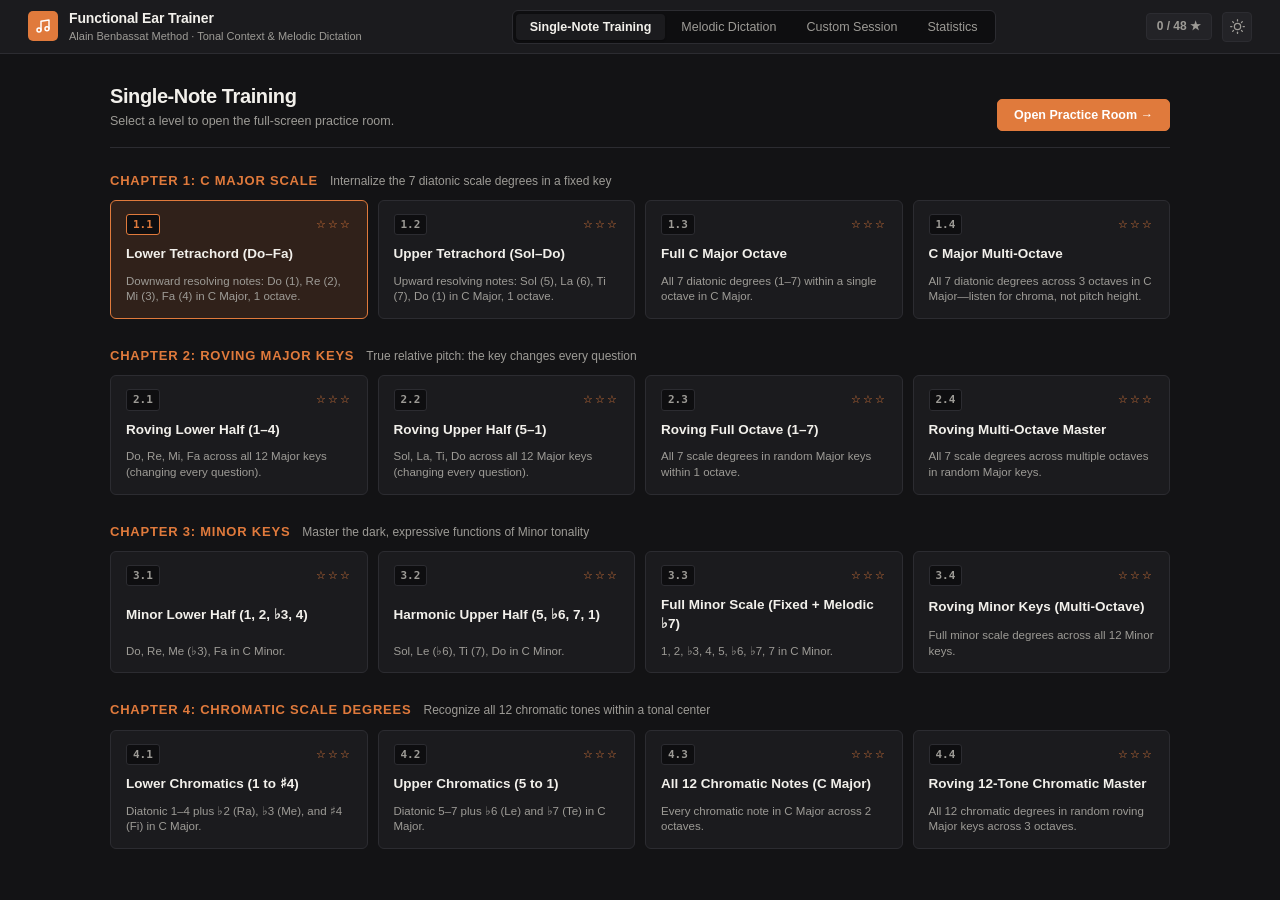
<file: app/index.html>
<!DOCTYPE html>
<html lang="en">
<head>
  <meta charset="UTF-8" />
  <meta name="viewport" content="width=device-width, initial-scale=1.0" />
  <title>Functional Ear Trainer</title>
  <link rel="stylesheet" href="styles.css" />
</head>
<body>
  <div class="app-root">
    <!-- SCREEN 1: HOME / CURRICULUM & MODE HUB -->
    <div class="screen-hub" id="screen-hub">
      <header class="hub-header">
        <div class="hub-brand">
          <div class="brand-mark" aria-hidden="true">
            <svg width="16" height="16" viewBox="0 0 24 24" fill="none" stroke="currentColor" stroke-width="2.2" stroke-linecap="round" stroke-linejoin="round">
              <path d="M9 18V5l12-2v13"></path>
              <circle cx="6" cy="18" r="3"></circle>
              <circle cx="18" cy="16" r="3"></circle>
            </svg>
          </div>
          <div>
            <div class="brand-name">Functional Ear Trainer</div>
            <div class="brand-meta">Alain Benbassat Method · Tonal Context &amp; Melodic Dictation</div>
          </div>
        </div>

        <nav class="hub-nav" role="tablist">
          <button class="hub-tab active" data-mode="single" id="tab-single">Single-Note Training</button>
          <button class="hub-tab" data-mode="melodic" id="tab-melodic">Melodic Dictation</button>
          <button class="hub-tab" data-mode="custom" id="tab-custom">Custom Session</button>
          <button class="hub-tab" data-mode="stats" id="tab-stats">Statistics</button>
        </nav>

        <div class="hub-actions">
          <span class="hub-progress-summary" id="sidebar-completion-badge">0 / 48</span>
          <button class="btn-icon-only" id="theme-toggle-btn" title="Toggle Light/Dark Appearance">
            <svg width="15" height="15" viewBox="0 0 24 24" fill="none" stroke="currentColor" stroke-width="2" stroke-linecap="round" stroke-linejoin="round">
              <circle cx="12" cy="12" r="5"></circle>
              <line x1="12" y1="1" x2="12" y2="3"></line>
              <line x1="12" y1="21" x2="12" y2="23"></line>
              <line x1="4.22" y1="4.22" x2="5.64" y2="5.64"></line>
              <line x1="18.36" y1="18.36" x2="19.78" y2="19.78"></line>
              <line x1="1" y1="12" x2="3" y2="12"></line>
              <line x1="21" y1="12" x2="23" y2="12"></line>
              <line x1="4.22" y1="19.78" x2="5.64" y2="18.36"></line>
              <line x1="18.36" y1="5.64" x2="19.78" y2="4.22"></line>
            </svg>
          </button>
        </div>
      </header>

      <main class="hub-body">
        <!-- Curriculum Browser (Single-Note & Melodic Dictation) -->
        <section class="hub-section" id="hub-curriculum-section">
          <div class="hub-section-bar">
            <div>
              <h1 class="hub-section-title" id="sidebar-mode-heading">Single-Note Curriculum</h1>
              <p class="hub-section-sub" id="hub-section-sub">Select a level to enter the full-screen practice room.</p>
            </div>
            <button class="btn-solid" id="btn-resume-active-level">
              Open Practice Room →
            </button>
          </div>
          <div class="curriculum-chapters" id="curriculum-list"></div>
        </section>
        <!-- Custom Session Builder -->
        <section class="hub-section hidden" id="view-custom">
          <div class="hub-section-bar">
            <div>
              <h1 class="hub-section-title">Custom Practice Session</h1>
              <p class="hub-section-sub">Configure scale degrees, tonal center behavior, octave span, and dictation phrase length.</p>
            </div>
            <button class="btn-solid" id="btn-launch-custom">Start Custom Session →</button>
          </div>

          <div class="custom-grid">
            <div class="custom-panel saved-sessions-panel">
              <div class="panel-label">Saved Sessions</div>
              <div class="saved-session-save-row">
                <input type="text" id="saved-session-name" placeholder="Name this setup (e.g. Minor 3rds, Roving)" maxlength="60" />
                <button class="btn-solid" id="btn-save-session">Save Current Setup</button>
              </div>
              <div id="saved-sessions-list" class="saved-sessions-list"></div>
            </div>
            <div class="custom-panel">
              <div class="panel-label">01 / Exercise &amp; Tonality</div>
              <div class="field-row">
                <label for="cust-exercise-type">Exercise Mode</label>
                <select id="cust-exercise-type">
                  <option value="single">Single-Note Functional</option>
                  <option value="melodic">Melodic Dictation (Note Sequence)</option>
                </select>
              </div>
              <div class="field-row">
                <label for="cust-mode">Scale Tonality</label>
                <select id="cust-mode">
                  <option value="major">Major (I – IV – V7 – I)</option>
                  <option value="minor">Minor (i – iv – V7 – i)</option>
                </select>
              </div>
              <div class="field-row">
                <label for="cust-key-mode">Key Center</label>
                <select id="cust-key-mode">
                  <option value="fixed">Fixed Key</option>
                  <option value="roving">Roving Key (Changes Every Question)</option>
                </select>
              </div>
              <div class="field-row" id="cust-fixed-key-row">
                <label for="cust-fixed-key">Root Key</label>
                <select id="cust-fixed-key">
                  <option value="0">C</option>
                  <option value="1">D♭ / C♯</option>
                  <option value="2">D</option>
                  <option value="3">E♭</option>
                  <option value="4">E</option>
                  <option value="5">F</option>
                  <option value="6">G♭ / F♯</option>
                  <option value="7">G</option>
                  <option value="8">A♭</option>
                  <option value="9">A</option>
                  <option value="10">B♭</option>
                  <option value="11">B</option>
                </select>
              </div>
              <div class="field-row">
                <label for="cust-octaves">Octave Range</label>
                <select id="cust-octaves">
                  <option value="1">1 Octave (Middle Register)</option>
                  <option value="2" selected>2 Octaves</option>
                  <option value="3">3 Octaves (Wide Range)</option>
                </select>
              </div>
              <div class="field-row">
                <label for="cust-questions">Session Length</label>
                <select id="cust-questions">
                  <option value="15">15 Questions</option>
                  <option value="25" selected>25 Questions</option>
                  <option value="40">40 Questions</option>
                  <option value="999">Endless (∞)</option>
                </select>
              </div>
            </div>
            <div class="custom-panel">
              <div class="panel-label">02 / Melodic Dictation &amp; Timing</div>
              <div class="field-row">
                <label for="cust-seq-len">Phrase Length: <strong id="cust-seq-len-val">4 Notes</strong></label>
                <input type="range" id="cust-seq-len" min="2" max="8" value="4" />
              </div>
              <div class="field-row">
                <label for="cust-bpm">Dictation Tempo: <strong id="cust-bpm-val">110 BPM</strong></label>
                <input type="range" id="cust-bpm" min="60" max="180" step="5" value="110" />
              </div>
              <div class="field-row">
                <label for="cust-max-leap">Max Interval Leap</label>
                <select id="cust-max-leap">
                  <option value="4">Stepwise &amp; Thirds (≤ 4 semitones)</option>
                  <option value="7" selected>Musical Phrases (≤ Perfect 5th)</option>
                  <option value="12">Wide Leaps (≤ 1 Octave)</option>
                </select>
              </div>
              <div class="field-row">
                <label for="cust-cadence-type">Cadence Voicing</label>
                <select id="cust-cadence-type">
                  <option value="full">Full I – IV – V7 – I Cadence</option>
                  <option value="tonic-only">Single Tonic Chord Only</option>
                </select>
              </div>
            </div>
          </div>

          <div class="custom-panel">
            <div class="custom-degrees-top">
              <div class="panel-label">03 / Active Scale Degrees</div>
              <div class="preset-bar">
                <button class="btn-chip" data-preset="lower">Lower (1–4)</button>
                <button class="btn-chip" data-preset="upper">Upper (5–1)</button>
                <button class="btn-chip" data-preset="triad">Triad (1,3,5)</button>
                <button class="btn-chip" data-preset="penta">Pentatonic</button>
                <button class="btn-chip" data-preset="major">All 7 Major</button>
                <button class="btn-chip" data-preset="minor">Minor</button>
                <button class="btn-chip" data-preset="chromatic">All 12 Chromatic</button>
              </div>
            </div>
            <div class="custom-degree-toggles" id="custom-degree-toggles"></div>
          </div>
        </section>

        <!-- Statistics -->
        <section class="hub-section hidden" id="view-stats">
          <div class="hub-section-bar">
            <div>
              <h1 class="hub-section-title">Statistics &amp; Per-Degree Mastery</h1>
              <p class="hub-section-sub">Track which scale degrees are locked into your intuition and which need work.</p>
            </div>
            <div class="stats-bar-actions">
              <span id="stat-export-status" class="stats-export-status"></span>
              <button class="btn-solid" id="btn-export-log">Export Detailed Log</button>
            </div>
          </div>

          <div class="stats-kpi-grid">
            <div class="kpi-card">
              <span class="kpi-label">Total Questions</span>
              <span class="kpi-value" id="stat-total-questions">0</span>
            </div>
            <div class="kpi-card">
              <span class="kpi-label">Overall Accuracy</span>
              <span class="kpi-value ok" id="stat-overall-accuracy">0%</span>
            </div>
            <div class="kpi-card">
              <span class="kpi-label">Best Streak</span>
              <span class="kpi-value accent" id="stat-best-streak">0</span>
            </div>
            <div class="kpi-card">
              <span class="kpi-label">Stars Earned</span>
              <span class="kpi-value accent" id="stat-total-stars">0</span>
            </div>
          </div>

          <div class="custom-panel">
            <div class="panel-label">Accuracy by Scale Degree</div>
            <div class="degree-bars-grid" id="degree-bars-grid"></div>
          </div>

          <div class="custom-panel">
            <div class="panel-label">Recent Sessions</div>
            <div class="history-table-wrap">
              <table class="history-table">
                <thead>
                  <tr><th>Date</th><th>Mode</th><th>Level</th><th>Questions</th><th>Accuracy</th><th>Stars</th></tr>
                </thead>
                <tbody id="session-history-tbody"></tbody>
              </table>
            </div>
          </div>

          <div class="stats-footer">
            <span class="stats-footer-note">Clearing removes all statistics, session history, and the detailed log.</span>
            <button class="btn-danger" id="btn-reset-stats">Clear All Statistics</button>
          </div>
        </section>
      </main>
    </div>

    <!-- =====================================================================
         SCREEN 2: FULL-SCREEN PRACTICE ROOM
         ===================================================================== -->
    <div class="screen-practice hidden" id="screen-practice">
      <header class="practice-topbar">
        <div class="practice-progress-line" id="practice-progress-line"></div>

        <div class="practice-nav-left">
          <button class="btn-back-hub" id="btn-back-hub">
            <svg width="12" height="12" viewBox="0 0 24 24" fill="none" stroke="currentColor" stroke-width="2.4" stroke-linecap="round" stroke-linejoin="round"><line x1="19" y1="12" x2="5" y2="12"></line><polyline points="12 19 5 12 12 5"></polyline></svg>
            Levels
          </button>
          <div class="practice-level-tag">
            <span class="practice-level-code" id="active-level-code">1.1</span>
            <span class="practice-level-title" id="active-level-title">Lower Tetrachord</span>
          </div>
        </div>

        <div class="practice-telemetry">
          <div class="telemetry-item"><span class="telemetry-key">Key</span><span class="telemetry-val accent" id="metric-key">C Major</span></div>
          <div class="telemetry-item"><span class="telemetry-key">Progress</span><span class="telemetry-val" id="metric-progress">0 / 20</span></div>
          <div class="telemetry-item"><span class="telemetry-key">Accuracy</span><span class="telemetry-val ok" id="metric-accuracy">100%</span></div>
          <div class="telemetry-item"><span class="telemetry-key">Streak</span><span class="telemetry-val" id="metric-streak">0</span></div>
        </div>

        <div class="practice-actions-right">
          <button class="btn-utility" id="handsfree-toggle-btn">
            <svg width="12" height="12" viewBox="0 0 24 24" fill="none" stroke="currentColor" stroke-width="2" stroke-linecap="round" stroke-linejoin="round"><path d="M3 18v-6a9 9 0 0 1 18 0v6"></path><path d="M21 19a2 2 0 0 1-2 2h-1a2 2 0 0 1-2-2v-3a2 2 0 0 1 2-2h3zM3 19a2 2 0 0 0 2 2h1a2 2 0 0 0 2-2v-3a2 2 0 0 0-2-2H3z"></path></svg>
            <span id="handsfree-status">Hands-Free</span>
          </button>
          <button class="btn-utility" id="settings-toggle-btn" title="Audio &amp; Display Settings">
            <svg width="12" height="12" viewBox="0 0 24 24" fill="none" stroke="currentColor" stroke-width="2" stroke-linecap="round" stroke-linejoin="round"><line x1="4" y1="21" x2="4" y2="14"></line><line x1="4" y1="10" x2="4" y2="3"></line><line x1="12" y1="21" x2="12" y2="12"></line><line x1="12" y1="8" x2="12" y2="3"></line><line x1="20" y1="21" x2="20" y2="16"></line><line x1="20" y1="12" x2="20" y2="3"></line><line x1="1" y1="14" x2="7" y2="14"></line><line x1="9" y1="8" x2="15" y2="8"></line><line x1="17" y1="16" x2="23" y2="16"></line></svg>
            Settings
          </button>

          <div class="settings-popover hidden" id="settings-popover">
            <div class="popover-row">
              <span>Instrument</span>
              <select id="instrument-select">
                <option value="grand-piano">Concert Grand Piano (Synth)</option>
                <option value="waf-fluid">WebAudioFont Grand (FluidR3)</option>
                <option value="waf-jclive" selected>WebAudioFont Grand (JCLive)</option>
                <option value="piano-samples">Recorded Grand Piano (Samples)</option>
                <option value="electric-piano">Warm Rhodes EP</option>
                <option value="classical-pluck">Concert Harp / Guitar</option>
                <option value="warm-pad">Warm Strings Pad</option>
              </select>
            </div>
            <div class="popover-row">
              <span>Key Labels</span>
              <select id="label-mode-select">
                <option value="both">1 / Do (Both)</option>
                <option value="degree">Scale Degrees (1, 2, 3…)</option>
                <option value="solfege">Solfège (Do, Re, Mi…)</option>
                <option value="note">Note Names (C, D, E…)</option>
              </select>
            </div>
            <div class="popover-row">
              <span>Volume</span>
              <input type="range" id="volume-slider" min="0" max="100" value="82" />
            </div>
            <div class="popover-row">
              <span>Cadence Speed</span>
              <div class="popover-range-wrap">
                <input type="range" id="cadence-speed-slider" min="40" max="160" step="5" value="70" />
                <strong class="popover-range-val" id="cadence-speed-val">70%</strong>
              </div>
            </div>
            <div class="popover-row">
              <span>Resolution Speed</span>
              <div class="popover-range-wrap">
                <input type="range" id="resolution-speed-slider" min="40" max="160" step="5" value="100" />
                <strong class="popover-range-val" id="resolution-speed-val">100%</strong>
              </div>
            </div>
            <div class="popover-row">
              <span>Gap After Note</span>
              <div class="popover-range-wrap">
                <input type="range" id="note-gap-slider" min="0" max="2" step="0.05" value="0.55" />
                <strong class="popover-range-val" id="note-gap-val">0.55s</strong>
              </div>
            </div>
            <div class="popover-row">
              <span>Hands-Free Pause</span>
              <div class="popover-range-wrap">
                <input type="range" id="handsfree-pause-slider" min="0.5" max="8" step="0.5" value="1.5" />
                <strong class="popover-range-val" id="handsfree-pause-val">1.5s</strong>
              </div>
            </div>
            <div class="popover-row">
              <span>Auto-Advance Delay</span>
              <div class="popover-range-wrap">
                <input type="range" id="auto-advance-slider" min="0" max="2" step="0.05" value="0.3" />
                <strong class="popover-range-val" id="auto-advance-val">0.3s</strong>
              </div>
            </div>
            <div class="popover-divider"></div>
            <label class="popover-check">
              <input type="checkbox" id="chk-auto-advance" checked /> Auto-advance to next question
            </label>
            <label class="popover-check">
              <input type="checkbox" id="chk-resolve-on-correct" checked /> Play resolution on correct answer
            </label>
            <label class="popover-check">
              <input type="checkbox" id="chk-cadence-always" checked /> Play cadence every question
            </label>
          </div>
        </div>
      </header>
      <main class="practice-stage" id="practice-stage">
        <!-- Single-Note Functional Stage -->
        <div class="single-note-stage" id="single-note-stage">
          <div class="status-readout" id="status-readout">
            <div class="status-headline" id="orb-main-label">Ready</div>
            <div class="status-subline" id="orb-sub-label">Press Start or Enter</div>
          </div>
          <div class="resolution-header-row">
            <span id="resolution-caption">Functional Gravity · Lower half (1–4) resolves DOWN to Do · Upper half (5–7) resolves UP to Do</span>
          </div>
          <div class="resolution-nodes" id="resolution-nodes"></div>
        </div>

        <!-- Melodic Dictation Stage -->
        <div class="melodic-stage hidden" id="melodic-stage">
          <div class="melodic-stage-header">
            <span id="melodic-prompt-status">Listen to the cadence and melodic string, then identify each note in order.</span>
            <span class="melodic-meta-badge" id="melodic-meta-badge">4 Notes · 110 BPM</span>
          </div>
          <div class="melodic-slots-wrapper">
            <svg class="melodic-contour-svg" id="melodic-contour-svg" preserveAspectRatio="none"></svg>
            <div class="melodic-slots-row" id="melodic-slots-row"></div>
          </div>
        </div>

        <!-- Transport Controls -->
        <div class="transport-bar">
          <button class="btn-solid" id="btn-start-next">▶ Start</button>
          <button class="btn-transport" id="btn-replay-note" disabled>↻ <span id="replay-note-label">Repeat Note</span> <kbd>Space</kbd></button>
          <button class="btn-transport" id="btn-replay-cadence" disabled>Cadence + Note <kbd>C</kbd></button>
          <button class="btn-transport" id="btn-hint-resolve" disabled>Resolution Hint <kbd>H</kbd></button>
          <button class="btn-transport" id="btn-restart-session">Reset</button>
        </div>
      </main>

      <div class="keybed-dock">
        <div class="functional-piano">
          <div class="piano-black-row" id="piano-black-row"></div>
          <div class="piano-white-row" id="piano-white-row"></div>
        </div>
      </div>
    </div>

    <!-- Level Complete Modal -->
    <div class="modal-backdrop hidden" id="level-complete-modal">
      <div class="modal-card">
        <div class="modal-stars" id="modal-stars">★★★</div>
        <h2 id="modal-title">Level Complete!</h2>
        <p id="modal-subtitle">Great tonal focus on this level.</p>
        <div class="modal-stats-row">
          <div class="modal-stat">
            <span>Accuracy</span>
            <strong id="modal-accuracy">95%</strong>
          </div>
          <div class="modal-stat">
            <span>Best Streak</span>
            <strong id="modal-streak">14</strong>
          </div>
        </div>
        <div class="modal-actions">
          <button class="btn-transport" id="modal-btn-retry">↺ Retry Level</button>
          <button class="btn-solid" id="modal-btn-next">Next Level →</button>
        </div>
      </div>
    </div>
  </div>

  <script src="curriculum.js"></script>
  <script src="vendor/webaudiofont/WebAudioFontPlayer.js"></script>
  <script src="vendor/webaudiofont/0000_FluidR3_GM_sf2_file.js"></script>
  <script src="vendor/webaudiofont/0000_JCLive_sf2_file.js"></script>
  <script src="vendor/samples/acoustic_grand_piano-ogg.js"></script>
  <script src="audio-engine.js"></script>
  <script src="app.js"></script>
</body>
</html>
</file>
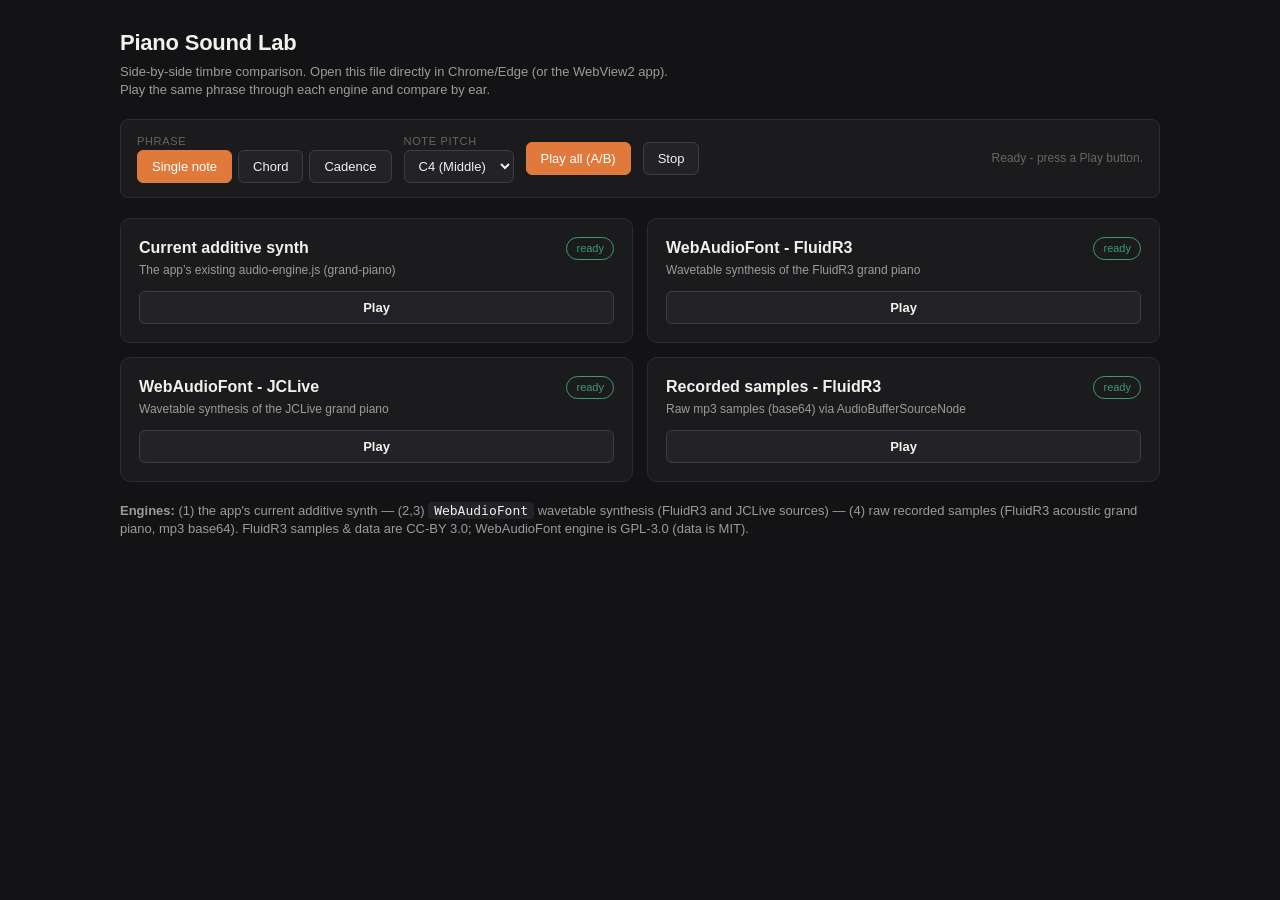
<file: app/proto/index.html>
<!DOCTYPE html>
<html lang="en">
<head>
  <meta charset="UTF-8" />
  <meta name="viewport" content="width=device-width, initial-scale=1.0" />
  <title>Piano Sound Lab - Timbre Comparison</title>
  <style>
    :root {
      --bg: #131315;
      --surface: #1b1b1e;
      --elevated: #232327;
      --border: #2c2c31;
      --border-strong: #3d3d44;
      --text: #f2f0eb;
      --text-2: #9d9b96;
      --text-3: #666560;
      --accent: #e07a3c;
      --ok: #3d9970;
    }
    * { box-sizing: border-box; margin: 0; padding: 0; }
    html, body { height: 100%; }
    body {
      background: var(--bg);
      color: var(--text);
      font-family: 'Segoe UI Variable Text', 'Segoe UI', sans-serif;
      font-size: 14px;
      line-height: 1.4;
      padding: 28px;
      overflow: auto;
      -webkit-font-smoothing: antialiased;
    }
    .wrap { max-width: 1040px; margin: 0 auto; }
    h1 { font-size: 22px; font-weight: 650; letter-spacing: -0.01em; }
    .sub { color: var(--text-2); font-size: 13px; margin-top: 4px; }
    .sub code { color: var(--text); background: var(--elevated); padding: 1px 6px; border-radius: 4px; }

    .controls {
      display: flex;
      flex-wrap: wrap;
      align-items: center;
      gap: 12px;
      margin: 20px 0;
      padding: 14px 16px;
      background: var(--surface);
      border: 1px solid var(--border);
      border-radius: 8px;
    }
    .controls .group-label { color: var(--text-3); font-size: 11px; text-transform: uppercase; letter-spacing: 0.06em; }
    .seg { display: flex; gap: 6px; }
    .seg button, .btn {
      background: var(--elevated);
      border: 1px solid var(--border-strong);
      color: var(--text);
      padding: 8px 14px;
      border-radius: 6px;
      cursor: pointer;
      font-size: 13px;
      font-family: inherit;
      transition: background 0.15s, border-color 0.15s;
    }
    .seg button:hover, .btn:hover { border-color: var(--accent); }
    .seg button.active { background: var(--accent); border-color: var(--accent); color: #fff; }
    select {
      background: var(--elevated);
      border: 1px solid var(--border-strong);
      color: var(--text);
      padding: 7px 10px;
      border-radius: 6px;
      font-size: 13px;
      font-family: inherit;
    }
    .btn-accent { background: var(--accent); border-color: var(--accent); color: #fff; }
    .btn-accent:hover { filter: brightness(1.08); }
    .status-line { margin-left: auto; color: var(--text-3); font-size: 12px; min-width: 180px; text-align: right; }

    .grid { display: grid; grid-template-columns: repeat(2, 1fr); gap: 14px; }
    @media (max-width: 760px) { .grid { grid-template-columns: 1fr; } }

    .card {
      background: var(--surface);
      border: 1px solid var(--border);
      border-radius: 10px;
      padding: 18px;
      display: flex;
      flex-direction: column;
      gap: 12px;
      transition: border-color 0.15s;
    }
    .card.playing { border-color: var(--accent); box-shadow: 0 0 0 1px var(--accent); }
    .card-top { display: flex; align-items: flex-start; justify-content: space-between; gap: 10px; }
    .card-title { font-size: 16px; font-weight: 600; }
    .card-sub { color: var(--text-2); font-size: 12px; margin-top: 3px; }
    .badge {
      font-size: 11px;
      padding: 3px 9px;
      border-radius: 20px;
      border: 1px solid var(--border-strong);
      color: var(--text-2);
      white-space: nowrap;
    }
    .badge.ready { color: var(--ok); border-color: var(--ok); }
    .badge.loading { color: var(--accent); border-color: var(--accent); }
    .card-actions { display: flex; gap: 10px; }
    .card-actions .btn { flex: 1; font-weight: 600; }
    .note { color: var(--text-3); font-size: 11.5px; }
    a { color: var(--accent); }
  </style>
</head>
<body>
  <div class="wrap">
    <h1>Piano Sound Lab</h1>
    <div class="sub">
      Side-by-side timbre comparison. Open this file directly in Chrome/Edge (or the WebView2 app).<br/>
      Play the same phrase through each engine and compare by ear.
    </div>

    <div class="controls">
      <div>
        <div class="group-label">Phrase</div>
        <div class="seg" id="phrase-seg">
          <button data-phrase="note" class="active">Single note</button>
          <button data-phrase="chord">Chord</button>
          <button data-phrase="cadence">Cadence</button>
        </div>
      </div>
      <div>
        <div class="group-label">Note pitch</div>
        <select id="note-select">
          <option value="48">C3</option>
          <option value="60" selected>C4 (Middle)</option>
          <option value="72">C5</option>
          <option value="84">C6</option>
        </select>
      </div>
      <button class="btn btn-accent" id="btn-compare">Play all (A/B)</button>
      <button class="btn" id="btn-stop">Stop</button>
      <div class="status-line" id="status-line">Initializing&hellip;</div>
    </div>

    <div class="grid" id="engine-grid"></div>

    <div class="sub" style="margin-top:20px;">
      <strong>Engines:</strong> (1) the app's current additive synth &mdash; (2,3) <code>WebAudioFont</code> wavetable synthesis
      (FluidR3 and JCLive sources) &mdash; (4) raw recorded samples (FluidR3 acoustic grand piano, mp3 base64).
      FluidR3 samples &amp; data are CC-BY 3.0; WebAudioFont engine is GPL-3.0 (data is MIT).
    </div>
  </div>

  <script src="../audio-engine.js"></script>
  <script src="../vendor/webaudiofont/WebAudioFontPlayer.js"></script>
  <script src="../vendor/webaudiofont/0000_FluidR3_GM_sf2_file.js"></script>
  <script src="../vendor/webaudiofont/0000_JCLive_sf2_file.js"></script>
  <script src="../vendor/samples/acoustic_grand_piano-ogg.js"></script>
  <script src="proto.js"></script>
</body>
</html>
</file>
<file: app/styles.css>
/* ==========================================================================
   Functional Ear Trainer — Matte Studio / Hardware Interface
   Human-crafted neutral carbon palette, crisp 1px hairlines, tactile keybed
   ========================================================================== */

:root {
  --bg-canvas: #131315;
  --bg-surface: #1b1b1e;
  --bg-elevated: #232327;
  --bg-recessed: #0e0e10;
  --border-hairline: #2c2c31;
  --border-strong: #3d3d44;
  --text-primary: #f2f0eb;
  --text-secondary: #9d9b96;
  --text-muted: #666560;
  --accent: #e07a3c;
  --accent-subtle: rgba(224, 122, 60, 0.14);
  --status-ok: #3d9970;
  --status-ok-bg: rgba(61, 153, 112, 0.16);
  --status-err: #d9534f;
  --status-err-bg: rgba(217, 83, 79, 0.16);

  /* Keybed colors */
  --key-white-bg: #e8e5de;
  --key-white-border: #c5c1b8;
  --key-white-text: #18181a;
  --key-white-sub: #63615b;
  --key-black-bg: #222226;
  --key-black-border: #111113;
  --key-black-text: #f2f0eb;
  --key-black-sub: #8c8a84;
  --key-disabled-bg: #1b1b1e;
  --key-disabled-border: #26262b;
  --key-disabled-text: #52514d;
}

body.light-theme {
  --bg-canvas: #f4f2ed;
  --bg-surface: #ffffff;
  --bg-elevated: #eae7e0;
  --bg-recessed: #e2dfd7;
  --border-hairline: #d8d4cb;
  --border-strong: #b8b3a8;
  --text-primary: #18181a;
  --text-secondary: #5c5a55;
  --text-muted: #8c8982;
  --accent: #c85a17;
  --accent-subtle: rgba(200, 90, 23, 0.11);
  --status-ok: #2e855e;
  --status-ok-bg: rgba(46, 133, 94, 0.13);
  --status-err: #c93b37;
  --status-err-bg: rgba(201, 59, 55, 0.13);

  --key-white-bg: #ffffff;
  --key-white-border: #cbc7be;
  --key-white-text: #18181a;
  --key-white-sub: #6e6c66;
  --key-black-bg: #26262a;
  --key-black-border: #141416;
  --key-black-text: #f4f2ed;
  --key-black-sub: #9e9b95;
  --key-disabled-bg: #dedad1;
  --key-disabled-border: #cecac0;
  --key-disabled-text: #9c988f;
}

* {
  box-sizing: border-box;
  margin: 0;
  padding: 0;
  user-select: none;
}

html, body {
  width: 100%;
  height: 100%;
  overflow: hidden;
  background: var(--bg-canvas);
  color: var(--text-primary);
  font-family: 'Segoe UI Variable Text', 'Segoe UI', -apple-system, BlinkMacSystemFont, sans-serif;
  font-size: 13px;
  line-height: 1.4;
  -webkit-font-smoothing: antialiased;
}

.hidden {
  display: none !important;
}

.app-root {
  width: 100vw;
  height: 100vh;
  overflow: hidden;
}

/* ==========================================================================
   SCREEN 1: HOME / CURRICULUM & MODE HUB
   ========================================================================== */
.screen-hub {
  display: grid;
  grid-template-rows: 54px 1fr;
  height: 100vh;
  width: 100vw;
  background: var(--bg-canvas);
}

.hub-header {
  display: flex;
  align-items: center;
  justify-content: space-between;
  padding: 0 28px;
  background: var(--bg-surface);
  border-bottom: 1px solid var(--border-hairline);
}

.hub-brand {
  display: flex;
  align-items: center;
  gap: 11px;
}

.brand-mark {
  width: 30px;
  height: 30px;
  border-radius: 5px;
  background: var(--accent);
  color: #fff;
  display: flex;
  align-items: center;
  justify-content: center;
}

.brand-name {
  font-size: 14px;
  font-weight: 600;
  letter-spacing: -0.01em;
}

.brand-meta {
  font-size: 11px;
  color: var(--text-secondary);
}

.hub-nav {
  display: flex;
  align-items: center;
  gap: 2px;
  background: var(--bg-recessed);
  padding: 3px;
  border-radius: 6px;
  border: 1px solid var(--border-hairline);
}

.hub-tab {
  background: transparent;
  border: none;
  color: var(--text-secondary);
  padding: 6px 14px;
  border-radius: 4px;
  font-size: 12.5px;
  font-weight: 500;
  cursor: pointer;
  transition: color 0.12s ease, background 0.12s ease;
}

.hub-tab:hover {
  color: var(--text-primary);
}

.hub-tab.active {
  background: var(--bg-surface);
  color: var(--text-primary);
  font-weight: 600;
  box-shadow: 0 1px 2px rgba(0, 0, 0, 0.25);
}

.hub-actions {
  display: flex;
  align-items: center;
  gap: 10px;
}

.hub-progress-summary {
  font-variant-numeric: tabular-nums;
  font-size: 12px;
  font-weight: 600;
  color: var(--text-secondary);
  padding: 4px 10px;
  border: 1px solid var(--border-hairline);
  border-radius: 4px;
  background: var(--bg-elevated);
}
.btn-icon-only {
  width: 30px;
  height: 30px;
  border-radius: 4px;
  background: var(--bg-elevated);
  border: 1px solid var(--border-hairline);
  color: var(--text-secondary);
  display: inline-flex;
  align-items: center;
  justify-content: center;
  cursor: pointer;
}

.btn-icon-only:hover {
  color: var(--text-primary);
  border-color: var(--border-strong);
}

.hub-body {
  overflow-y: auto;
  padding: 28px 36px 48px;
}

.hub-section {
  max-width: 1060px;
  margin: 0 auto;
  display: flex;
  flex-direction: column;
  gap: 24px;
}

.hub-section-bar {
  display: flex;
  align-items: flex-end;
  justify-content: space-between;
  padding-bottom: 16px;
  border-bottom: 1px solid var(--border-hairline);
}

.hub-section-title {
  font-size: 20px;
  font-weight: 600;
  letter-spacing: -0.02em;
}

.hub-section-sub {
  font-size: 12.5px;
  color: var(--text-secondary);
  margin-top: 3px;
}

.stats-bar-actions {
  display: flex;
  align-items: center;
  gap: 10px;
}

.stats-export-status {
  font-size: 11px;
  color: var(--text-muted);
  max-width: 340px;
  text-align: right;
  line-height: 1.3;
}

.stats-footer {
  display: flex;
  align-items: center;
  justify-content: flex-end;
  gap: 12px;
  padding-top: 18px;
  margin-top: 18px;
  border-top: 1px solid var(--border-hairline);
}

.stats-footer-note {
  font-size: 11.5px;
  color: var(--text-muted);
  margin-right: auto;
}

.btn-danger {
  background: var(--status-err);
  color: #fff;
  border: 1px solid var(--status-err);
  padding: 8px 16px;
  border-radius: 5px;
  font-size: 12.5px;
  font-weight: 600;
  cursor: pointer;
  transition: filter 0.12s ease, box-shadow 0.12s ease;
}

.btn-danger:hover {
  filter: brightness(1.08);
}

.btn-danger.danger-armed {
  box-shadow: 0 0 0 3px var(--status-err-bg);
  filter: brightness(1.15);
}

/* Curriculum Chapters & Level Grid */
.curriculum-chapters {
  display: flex;
  flex-direction: column;
  gap: 28px;
}

.chapter-block {
  display: flex;
  flex-direction: column;
  gap: 10px;
}

.chapter-header-row {
  display: flex;
  align-items: baseline;
  gap: 12px;
}

.chapter-title {
  font-size: 13px;
  font-weight: 600;
  text-transform: uppercase;
  letter-spacing: 0.06em;
  color: var(--accent);
}

.chapter-subtitle {
  font-size: 12px;
  color: var(--text-secondary);
}

.chapter-levels-grid {
  display: grid;
  grid-template-columns: repeat(auto-fill, minmax(240px, 1fr));
  gap: 10px;
}

.level-item {
  background: var(--bg-surface);
  border: 1px solid var(--border-hairline);
  border-radius: 6px;
  padding: 13px 15px;
  cursor: pointer;
  display: flex;
  flex-direction: column;
  justify-content: space-between;
  gap: 10px;
  transition: border-color 0.12s ease, background 0.12s ease;
}

.level-item:hover {
  border-color: var(--border-strong);
  background: var(--bg-elevated);
}

.level-item.active {
  border-color: var(--accent);
  background: var(--accent-subtle);
}

.level-top-row {
  display: flex;
  align-items: center;
  justify-content: space-between;
  gap: 8px;
}

.level-code {
  font-family: 'Cascadia Mono', 'Consolas', monospace;
  font-size: 11px;
  font-weight: 600;
  color: var(--text-secondary);
  background: var(--bg-recessed);
  padding: 2px 6px;
  border-radius: 3px;
  border: 1px solid var(--border-hairline);
}

.level-item.active .level-code {
  color: var(--accent);
  border-color: var(--accent);
}

.level-stars {
  font-size: 11px;
  letter-spacing: 2px;
  color: var(--accent);
  font-variant-numeric: tabular-nums;
}

.level-name {
  font-size: 13.5px;
  font-weight: 600;
  color: var(--text-primary);
}

.level-desc {
  font-size: 11.5px;
  color: var(--text-secondary);
  line-height: 1.35;
}
/* ==========================================================================
   SCREEN 2: FULL-SCREEN PRACTICE ROOM
   Distraction-free, zero sidebar, minimal top strip, centered stage & keybed
   ========================================================================== */

.screen-practice {
  display: grid;
  grid-template-rows: 48px 1fr auto;
  height: 100vh;
  width: 100vw;
  background: var(--bg-canvas);
  position: relative;
}

.practice-topbar {
  display: flex;
  align-items: center;
  justify-content: space-between;
  padding: 0 20px;
  background: var(--bg-surface);
  border-bottom: 1px solid var(--border-hairline);
  position: relative;
  z-index: 30;
}

.practice-progress-line {
  position: absolute;
  bottom: -1px;
  left: 0;
  height: 2px;
  background: var(--accent);
  width: 0%;
  transition: width 0.25s ease;
}

.practice-nav-left {
  display: flex;
  align-items: center;
  gap: 14px;
}

.btn-back-hub {
  background: transparent;
  border: 1px solid var(--border-hairline);
  color: var(--text-secondary);
  padding: 5px 11px;
  border-radius: 4px;
  font-size: 12px;
  font-weight: 500;
  cursor: pointer;
  display: inline-flex;
  align-items: center;
  gap: 6px;
  transition: all 0.12s ease;
}

.btn-back-hub:hover {
  color: var(--text-primary);
  border-color: var(--border-strong);
  background: var(--bg-elevated);
}

.practice-level-tag {
  display: flex;
  align-items: baseline;
  gap: 8px;
}

.practice-level-code {
  font-family: 'Cascadia Mono', 'Consolas', monospace;
  font-size: 11.5px;
  font-weight: 600;
  color: var(--accent);
}

.practice-level-title {
  font-size: 13px;
  font-weight: 600;
  color: var(--text-primary);
}

/* Inline Tabular Telemetry */
.practice-telemetry {
  display: flex;
  align-items: center;
  gap: 22px;
  font-variant-numeric: tabular-nums;
}

.telemetry-item {
  display: flex;
  align-items: baseline;
  gap: 6px;
}

.telemetry-key {
  font-size: 10.5px;
  font-weight: 600;
  text-transform: uppercase;
  letter-spacing: 0.06em;
  color: var(--text-muted);
}

.telemetry-val {
  font-size: 13px;
  font-weight: 600;
  color: var(--text-primary);
}

.telemetry-val.accent { color: var(--accent); }
.telemetry-val.ok { color: var(--status-ok); }

.practice-actions-right {
  display: flex;
  align-items: center;
  gap: 8px;
  position: relative;
}

.btn-utility {
  background: var(--bg-elevated);
  border: 1px solid var(--border-hairline);
  color: var(--text-secondary);
  padding: 5px 11px;
  border-radius: 4px;
  font-size: 12px;
  font-weight: 500;
  cursor: pointer;
  display: inline-flex;
  align-items: center;
  gap: 6px;
}

.btn-utility:hover {
  color: var(--text-primary);
  border-color: var(--border-strong);
}

.btn-utility.active {
  background: var(--status-ok-bg);
  border-color: var(--status-ok);
  color: var(--status-ok);
}

/* Settings Popover Drawer */
.settings-popover {
  position: absolute;
  top: 42px;
  right: 0;
  width: 310px;
  background: var(--bg-surface);
  border: 1px solid var(--border-strong);
  border-radius: 6px;
  padding: 14px 16px;
  box-shadow: 0 12px 32px rgba(0, 0, 0, 0.55);
  display: flex;
  flex-direction: column;
  gap: 11px;
  z-index: 60;
}

.popover-row {
  display: flex;
  align-items: center;
  justify-content: space-between;
  gap: 10px;
  font-size: 12px;
  color: var(--text-secondary);
}

.popover-row select,
.popover-row input[type="range"] {
  background: var(--bg-recessed);
  color: var(--text-primary);
  border: 1px solid var(--border-hairline);
  border-radius: 4px;
  padding: 4px 8px;
  font-size: 12px;
  width: 155px;
}

.popover-range-wrap {
  display: flex;
  align-items: center;
  gap: 7px;
}

.popover-range-wrap input[type="range"] {
  width: 118px;
}

.popover-range-val {
  min-width: 34px;
  text-align: right;
  font-size: 11px;
  color: var(--text-primary);
  font-variant-numeric: tabular-nums;
}

.popover-divider {
  height: 1px;
  background: var(--border-hairline);
  margin: 2px 0;
}
/* Center Practice Stage (No Circle, No Flowchart) */
.practice-stage {
  display: flex;
  flex-direction: column;
  align-items: center;
  justify-content: center;
  padding: 20px 32px;
  gap: 24px;
  max-width: 1020px;
  width: 100%;
  margin: 0 auto;
}

/* Typographic Status Readout */
.status-readout {
  text-align: center;
  display: flex;
  flex-direction: column;
  align-items: center;
  gap: 6px;
  min-height: 74px;
  justify-content: center;
}

.status-headline {
  font-size: 28px;
  font-weight: 600;
  letter-spacing: -0.025em;
  color: var(--text-primary);
  font-variant-numeric: tabular-nums;
}

.status-readout.correct .status-headline {
  color: var(--status-ok);
}

.status-readout.wrong .status-headline {
  color: var(--status-err);
}

.status-subline {
  font-size: 13px;
  color: var(--text-secondary);
}

/* Single-Note Functional Gravity Strip */
.single-note-stage {
  width: 100%;
  max-width: 820px;
  display: flex;
  flex-direction: column;
  gap: 10px;
}

.resolution-header-row {
  display: flex;
  align-items: center;
  justify-content: space-between;
  font-size: 11px;
  text-transform: uppercase;
  letter-spacing: 0.06em;
  color: var(--text-muted);
  padding: 0 2px;
}

.resolution-nodes {
  display: flex;
  align-items: center;
  justify-content: space-between;
  gap: 6px;
  background: var(--bg-recessed);
  border: 1px solid var(--border-hairline);
  border-radius: 6px;
  padding: 12px 14px;
}

.res-node {
  flex: 1;
  height: 52px;
  border-radius: 4px;
  background: var(--bg-surface);
  border: 1px solid var(--border-hairline);
  display: flex;
  flex-direction: column;
  align-items: center;
  justify-content: center;
  gap: 2px;
  transition: all 0.12s ease;
}

.res-node:not(.disabled) {
  cursor: pointer;
}

.res-node.disabled {
  opacity: 0.35;
  cursor: default;
}

.res-node:not(.disabled):hover {
  border-color: var(--border-strong);
  background: var(--bg-elevated);
}

.res-node.tonic {
  border-color: var(--border-strong);
  background: var(--bg-elevated);
}

.res-node.active-step {
  background: var(--status-ok);
  border-color: var(--status-ok);
  color: #fff;
}

.res-node-deg {
  font-size: 14px;
  font-weight: 600;
  font-variant-numeric: tabular-nums;
}

.res-node-sol {
  font-size: 10.5px;
  color: var(--text-secondary);
}

.res-node.active-step .res-node-sol {
  color: rgba(255, 255, 255, 0.9);
}

.res-dir-arrow {
  font-family: 'Cascadia Mono', 'Consolas', monospace;
  font-size: 11px;
  color: var(--text-muted);
  padding: 0 2px;
}

/* Melodic Dictation Sequence Slots */
.melodic-stage {
  width: 100%;
  max-width: 820px;
  display: flex;
  flex-direction: column;
  gap: 10px;
}

.melodic-stage-header {
  display: flex;
  align-items: center;
  justify-content: space-between;
  font-size: 12px;
  color: var(--text-secondary);
}

.melodic-meta-badge {
  font-family: 'Cascadia Mono', 'Consolas', monospace;
  font-size: 11px;
  color: var(--text-secondary);
  background: var(--bg-surface);
  border: 1px solid var(--border-hairline);
  padding: 2px 8px;
  border-radius: 4px;
}

.melodic-slots-wrapper {
  position: relative;
  display: flex;
  align-items: center;
  justify-content: center;
  padding: 18px 16px;
  background: var(--bg-recessed);
  border: 1px solid var(--border-hairline);
  border-radius: 6px;
  min-height: 122px;
}

.melodic-contour-svg {
  position: absolute;
  inset: 0;
  width: 100%;
  height: 100%;
  pointer-events: none;
  z-index: 1;
}

.melodic-slots-row {
  position: relative;
  z-index: 2;
  display: flex;
  align-items: center;
  justify-content: center;
  gap: 12px;
  width: 100%;
}

.melodic-slot {
  width: 92px;
  height: 86px;
  border-radius: 5px;
  background: var(--bg-surface);
  border: 1px solid var(--border-hairline);
  display: flex;
  flex-direction: column;
  align-items: center;
  justify-content: center;
  gap: 3px;
  position: relative;
  cursor: pointer;
  transition: all 0.14s ease;
}

.melodic-slot-index {
  position: absolute;
  top: 6px;
  left: 8px;
  font-family: 'Cascadia Mono', 'Consolas', monospace;
  font-size: 10px;
  color: var(--text-muted);
}

.melodic-slot-main {
  font-size: 22px;
  font-weight: 600;
}

.melodic-slot-sub {
  font-size: 11px;
  color: var(--text-secondary);
}

.melodic-slot.playing-pulse {
  border-color: var(--accent);
  background: var(--accent-subtle);
}

.melodic-slot.active-cursor {
  border-color: var(--accent);
  box-shadow: inset 0 -2px 0 var(--accent);
}

.melodic-slot.solved {
  border-color: var(--status-ok);
  background: var(--status-ok-bg);
}

.melodic-slot.wrong-flash {
  border-color: var(--status-err);
  background: var(--status-err-bg);
}
/* Transport Bar & Tactile Buttons */
.transport-bar {
  display: flex;
  align-items: center;
  justify-content: center;
  gap: 8px;
  flex-wrap: wrap;
}

.btn-solid {
  background: var(--accent);
  color: #fff;
  border: 1px solid var(--accent);
  padding: 8px 16px;
  border-radius: 5px;
  font-size: 12.5px;
  font-weight: 600;
  cursor: pointer;
  display: inline-flex;
  align-items: center;
  gap: 8px;
  transition: filter 0.12s ease;
}

.btn-solid:hover {
  filter: brightness(1.08);
}

.btn-transport {
  background: var(--bg-surface);
  color: var(--text-primary);
  border: 1px solid var(--border-hairline);
  padding: 8px 14px;
  border-radius: 5px;
  font-size: 12.5px;
  font-weight: 500;
  cursor: pointer;
  display: inline-flex;
  align-items: center;
  gap: 8px;
  transition: border-color 0.12s ease, background 0.12s ease;
}

.btn-transport:hover:not(:disabled) {
  border-color: var(--border-strong);
  background: var(--bg-elevated);
}

.btn-transport:disabled {
  opacity: 0.38;
  cursor: not-allowed;
}

kbd {
  font-family: 'Cascadia Mono', 'Consolas', monospace;
  font-size: 10px;
  padding: 1px 5px;
  border-radius: 3px;
  background: rgba(0, 0, 0, 0.22);
  border: 1px solid rgba(255, 255, 255, 0.15);
  color: inherit;
  opacity: 0.85;
}

body.light-theme .btn-transport kbd {
  background: var(--bg-recessed);
  border-color: var(--border-hairline);
}

/* ==========================================================================
   BOTTOM TACTILE HARDWARE KEYBED
   ========================================================================== */
.keybed-dock {
  background: var(--bg-recessed);
  border-top: 1px solid var(--border-hairline);
  padding: 18px 28px 24px;
  display: flex;
  flex-direction: column;
  align-items: center;
  gap: 10px;
}

.functional-piano {
  display: flex;
  flex-direction: column;
  gap: 8px;
  max-width: 840px;
  width: 100%;
}

.piano-black-row {
  display: grid;
  grid-template-columns: repeat(8, 1fr);
  gap: 8px;
  padding: 0 6.25%;
}

.piano-white-row {
  display: grid;
  grid-template-columns: repeat(8, 1fr);
  gap: 8px;
}

.piano-key {
  border-radius: 5px;
  cursor: pointer;
  display: flex;
  flex-direction: column;
  align-items: center;
  justify-content: center;
  gap: 2px;
  position: relative;
  transition: transform 0.06s ease, background 0.1s ease, border-color 0.1s ease;
}

.piano-key.white-key {
  height: 96px;
  background: var(--key-white-bg);
  border: 1px solid var(--key-white-border);
  border-bottom: 4px solid var(--key-white-border);
  color: var(--key-white-text);
}

.piano-key.black-key {
  height: 70px;
  background: var(--key-black-bg);
  border: 1px solid #333338;
  border-bottom: 4px solid var(--key-black-border);
  color: var(--key-black-text);
}

.piano-key:hover:not(.disabled-key) {
  filter: brightness(1.04);
}

.piano-key:active:not(.disabled-key) {
  transform: translateY(2px);
  border-bottom-width: 2px;
}

/* Clean, legible recessed state for inactive scale degrees (no muddy smudge) */
.piano-key.disabled-key {
  background: var(--key-disabled-bg) !important;
  border: 1px solid var(--key-disabled-border) !important;
  border-bottom: 1px solid var(--key-disabled-border) !important;
  color: var(--key-disabled-text) !important;
  cursor: default;
}

.piano-key.disabled-key .key-secondary-label,
.piano-key.disabled-key .key-shortcut-hint {
  color: var(--key-disabled-text) !important;
  opacity: 0.65;
}

.piano-key.correct-hit {
  background: var(--status-ok) !important;
  border-color: #2d7a58 !important;
  color: #fff !important;
}

.piano-key.wrong-hit {
  background: var(--status-err) !important;
  border-color: #a93b38 !important;
  color: #fff !important;
}

.key-primary-label {
  font-size: 20px;
  font-weight: 700;
  letter-spacing: -0.02em;
}

.octave-mark {
  font-size: 10px;
  font-weight: 600;
  margin-left: 1px;
  opacity: 0.7;
}

.key-secondary-label {
  font-size: 11.5px;
  font-weight: 500;
  color: var(--key-white-sub);
}

.piano-key.black-key .key-secondary-label {
  color: var(--key-black-sub);
}

.piano-key.correct-hit .key-secondary-label,
.piano-key.wrong-hit .key-secondary-label {
  color: rgba(255, 255, 255, 0.9) !important;
}

.key-shortcut-hint {
  position: absolute;
  top: 6px;
  right: 8px;
  font-family: 'Cascadia Mono', 'Consolas', monospace;
  font-size: 10px;
  font-weight: 600;
  color: var(--text-muted);
  text-transform: uppercase;
}

.black-spacer {
  visibility: hidden;
  pointer-events: none;
}
/* ==========================================================================
   CUSTOM SESSION BUILDER & STATISTICS
   ========================================================================== */
.custom-grid {
  display: grid;
  grid-template-columns: 1fr 1fr;
  gap: 14px;
}

.custom-panel {
  background: var(--bg-surface);
  border: 1px solid var(--border-hairline);
  border-radius: 6px;
  padding: 16px 18px;
  display: flex;
  flex-direction: column;
  gap: 12px;
}

.panel-label {
  font-size: 11px;
  font-weight: 700;
  text-transform: uppercase;
  letter-spacing: 0.08em;
  color: var(--text-muted);
  border-bottom: 1px solid var(--border-hairline);
  padding-bottom: 9px;
  margin-bottom: 2px;
}

.field-row {
  display: flex;
  align-items: center;
  justify-content: space-between;
  gap: 14px;
  font-size: 12.5px;
  color: var(--text-secondary);
}

.field-row select,
.field-row input[type="range"] {
  background: var(--bg-recessed);
  color: var(--text-primary);
  border: 1px solid var(--border-hairline);
  border-radius: 4px;
  padding: 5px 9px;
  font-size: 12.5px;
  min-width: 190px;
  accent-color: var(--accent);
}

.field-row strong {
  color: var(--text-primary);
  font-weight: 600;
  font-variant-numeric: tabular-nums;
}

.custom-degrees-top {
  display: flex;
  align-items: center;
  justify-content: space-between;
  flex-wrap: wrap;
  gap: 10px;
  border-bottom: 1px solid var(--border-hairline);
  padding-bottom: 9px;
}

.custom-degrees-top .panel-label {
  border-bottom: none;
  padding-bottom: 0;
  margin-bottom: 0;
}

.preset-bar {
  display: flex;
  gap: 6px;
  flex-wrap: wrap;
}

.btn-chip {
  background: var(--bg-recessed);
  color: var(--text-secondary);
  border: 1px solid var(--border-hairline);
  padding: 4px 9px;
  border-radius: 4px;
  font-size: 11.5px;
  font-weight: 500;
  cursor: pointer;
  transition: all 0.12s ease;
}

.btn-chip:hover {
  color: var(--text-primary);
  border-color: var(--border-strong);
}

.custom-degree-toggles {
  display: grid;
  grid-template-columns: repeat(12, 1fr);
  gap: 8px;
}

.cust-deg-btn {
  height: 60px;
  border-radius: 5px;
  background: var(--bg-recessed);
  border: 1px solid var(--border-hairline);
  color: var(--text-secondary);
  cursor: pointer;
  display: flex;
  flex-direction: column;
  align-items: center;
  justify-content: center;
  gap: 2px;
  transition: all 0.12s ease;
}

.cust-deg-btn.selected {
  background: var(--accent-subtle);
  border-color: var(--accent);
  color: var(--text-primary);
}

/* Statistics */
.stats-kpi-grid {
  display: grid;
  grid-template-columns: repeat(4, 1fr);
  gap: 14px;
}

.kpi-card {
  background: var(--bg-surface);
  border: 1px solid var(--border-hairline);
  border-radius: 6px;
  padding: 14px 16px;
  display: flex;
  flex-direction: column;
  gap: 6px;
}

.kpi-label {
  font-size: 11px;
  font-weight: 600;
  text-transform: uppercase;
  letter-spacing: 0.06em;
  color: var(--text-muted);
}

.kpi-value {
  font-size: 24px;
  font-weight: 700;
  letter-spacing: -0.02em;
  font-variant-numeric: tabular-nums;
}

.kpi-value.ok { color: var(--status-ok); }
.kpi-value.accent { color: var(--accent); }

.degree-bars-grid {
  display: grid;
  grid-template-columns: repeat(12, 1fr);
  gap: 9px;
  height: 165px;
  align-items: end;
  padding: 14px 12px 8px;
}

.deg-bar-col {
  display: flex;
  flex-direction: column;
  align-items: center;
  justify-content: flex-end;
  height: 100%;
  gap: 5px;
}

.deg-bar-pct {
  font-size: 10px;
  font-weight: 600;
  color: var(--text-secondary);
  font-variant-numeric: tabular-nums;
}

.deg-bar-track {
  width: 100%;
  max-width: 32px;
  height: 100px;
  background: var(--bg-recessed);
  border: 1px solid var(--border-hairline);
  border-radius: 4px;
  overflow: hidden;
  display: flex;
  align-items: flex-end;
}

.deg-bar-fill {
  width: 100%;
  border-radius: 3px 3px 0 0;
  transition: height 0.3s ease;
}

.deg-bar-label {
  font-size: 11px;
  font-weight: 600;
  color: var(--text-primary);
}

.history-table-wrap {
  max-height: 220px;
  overflow-y: auto;
  border: 1px solid var(--border-hairline);
  border-radius: 6px;
}

.history-table {
  width: 100%;
  border-collapse: collapse;
  font-size: 12.5px;
}

.history-table th,
.history-table td {
  padding: 9px 13px;
  text-align: left;
  border-bottom: 1px solid var(--border-hairline);
}

.history-table th {
  background: var(--bg-elevated);
  color: var(--text-secondary);
  font-size: 11px;
  text-transform: uppercase;
  letter-spacing: 0.05em;
  position: sticky;
  top: 0;
}
/* ==========================================================================
   MODAL
   ========================================================================== */
.modal-backdrop {
  position: fixed;
  inset: 0;
  background: rgba(8, 8, 10, 0.72);
  backdrop-filter: blur(4px);
  display: flex;
  align-items: center;
  justify-content: center;
  z-index: 100;
}

.modal-card {
  background: var(--bg-surface);
  border: 1px solid var(--border-strong);
  border-radius: 8px;
  padding: 26px 30px;
  width: 400px;
  text-align: center;
  box-shadow: 0 18px 48px rgba(0, 0, 0, 0.5);
  display: flex;
  flex-direction: column;
  gap: 12px;
}

.modal-stars {
  font-size: 34px;
  letter-spacing: 6px;
  color: var(--accent);
}

.modal-stats-row {
  display: flex;
  justify-content: center;
  gap: 20px;
  margin: 6px 0;
}

.modal-stat {
  background: var(--bg-elevated);
  border: 1px solid var(--border-hairline);
  padding: 9px 18px;
  border-radius: 5px;
  display: flex;
  flex-direction: column;
  gap: 3px;
}

.modal-stat span {
  font-size: 11px;
  color: var(--text-secondary);
}

.modal-stat strong {
  font-size: 19px;
  font-variant-numeric: tabular-nums;
}

.modal-actions {
  display: flex;
  justify-content: center;
  gap: 10px;
  margin-top: 6px;
}

/* Status readout states & popover check */
.status-readout.listening .status-headline {
  color: var(--accent);
}

.popover-check {
  display: flex;
  align-items: center;
  gap: 8px;
  font-size: 12px;
  color: var(--text-secondary);
  cursor: pointer;
}

.popover-check input {
  accent-color: var(--accent);
  cursor: pointer;
}

/* ==========================================================================
   MOBILE / PHONE RESPONSIVE (served to phone browsers via serve.js)
   ========================================================================== */

button, .res-node {
  touch-action: manipulation;
  -webkit-tap-highlight-color: transparent;
}

@media (max-width: 720px) {
  html, body { overflow: auto; }

  /* ---- Hub screen ---- */
  .screen-hub { grid-template-rows: auto 1fr; }
  .hub-header {
    flex-wrap: wrap;
    padding: 8px 12px;
    gap: 8px;
  }
  .brand-meta { display: none; }
  .hub-nav {
    order: 3;
    width: 100%;
    overflow-x: auto;
    -webkit-overflow-scrolling: touch;
  }
  .hub-tab {
    white-space: nowrap;
    padding: 7px 11px;
    font-size: 12px;
  }
  .hub-actions { margin-left: auto; }

  .hub-body { padding: 14px 12px 44px; }
  .hub-section { gap: 16px; }
  .hub-section-bar {
    flex-direction: column;
    align-items: stretch;
    gap: 10px;
  }

  /* ---- Practice screen ---- */
  .screen-practice { grid-template-rows: auto 1fr auto; }
  .practice-topbar {
    flex-wrap: wrap;
    padding: 6px 10px;
    row-gap: 6px;
  }
  .practice-level-title {
    max-width: 110px;
    overflow: hidden;
    text-overflow: ellipsis;
    white-space: nowrap;
  }
  .btn-utility { padding: 5px 8px; font-size: 11px; }
  .practice-telemetry {
    order: 4;
    width: 100%;
    justify-content: space-between;
    gap: 8px;
    padding-top: 5px;
    border-top: 1px solid var(--border-hairline);
  }
  .telemetry-key { font-size: 9px; }
  .telemetry-val { font-size: 12px; }

  .practice-stage { padding: 12px 12px; gap: 14px; }
  .status-headline { font-size: 22px; }
  .status-subline { font-size: 12px; }
  .resolution-header-row { font-size: 9.5px; }
  .resolution-nodes { gap: 3px; padding: 8px 8px; }
  .res-node { height: 44px; }
  .res-node-deg { font-size: 12px; }
  .res-node-sol { font-size: 9.5px; }
  .res-dir-arrow { font-size: 9px; padding: 0 1px; }

  /* ---- Keybed ---- */
  .keybed-dock { padding: 10px 8px 16px; }
  .piano-white-row, .piano-black-row { gap: 4px; }
  .piano-key.white-key { height: 72px; }
  .piano-key.black-key { height: 52px; }
  .key-primary-label { font-size: 15px; }
  .key-secondary-label { font-size: 9.5px; }
  .key-shortcut-hint { display: none; }

  /* ---- Settings popover: bottom sheet ---- */
  .settings-popover {
    position: fixed;
    top: auto;
    bottom: 0;
    left: 0;
    right: 0;
    width: auto;
    max-height: 75vh;
    overflow-y: auto;
    border-radius: 12px 12px 0 0;
  }

  /* ---- Custom session & stats ---- */
  .custom-grid { grid-template-columns: 1fr; }
  .stats-kpi-grid { grid-template-columns: repeat(2, 1fr); }
  .stats-bar-actions {
    flex-direction: column;
    align-items: stretch;
    gap: 8px;
  }
  .stats-export-status { text-align: left; max-width: 100%; }
  .stats-footer {
    flex-direction: column;
    align-items: stretch;
    gap: 10px;
  }
  .stats-footer-note { margin-right: 0; }
}

/* ==========================================================================
   SAVED CUSTOM SESSIONS
   ========================================================================== */
.saved-sessions-panel {
  grid-column: 1 / -1;
}

.saved-session-save-row {
  display: flex;
  flex-wrap: wrap;
  gap: 10px;
  align-items: center;
}

.saved-session-save-row input {
  flex: 1 1 200px;
  background: var(--bg-recessed);
  border: 1px solid var(--border-hairline);
  color: var(--text-primary);
  border-radius: 4px;
  padding: 7px 10px;
  font-size: 13px;
  font-family: inherit;
}

.saved-session-save-row input:focus {
  outline: none;
  border-color: var(--accent);
}

.saved-sessions-list {
  display: flex;
  flex-direction: column;
  gap: 8px;
}

.ss-empty {
  font-size: 12px;
  color: var(--text-muted);
  padding: 4px 0;
}

.saved-session-item {
  display: flex;
  align-items: center;
  gap: 12px;
  padding: 10px 12px;
  background: var(--bg-elevated);
  border: 1px solid var(--border-hairline);
  border-radius: 6px;
}

.saved-session-item .ss-name {
  font-weight: 600;
  font-size: 13px;
  color: var(--text-primary);
}

.saved-session-item .ss-summary {
  font-size: 11.5px;
  color: var(--text-secondary);
  margin-top: 2px;
}

.ss-actions {
  margin-left: auto;
  display: flex;
  gap: 6px;
  flex-shrink: 0;
}

.ss-btn {
  background: var(--bg-recessed);
  border: 1px solid var(--border-strong);
  color: var(--text-secondary);
  padding: 5px 11px;
  border-radius: 4px;
  cursor: pointer;
  font-size: 11.5px;
  font-family: inherit;
}

.ss-btn:hover {
  color: var(--text-primary);
  border-color: var(--accent);
}

.ss-btn.ss-delete {
  color: var(--status-err);
}
/* selftest edit for update-path verification */
</file>
